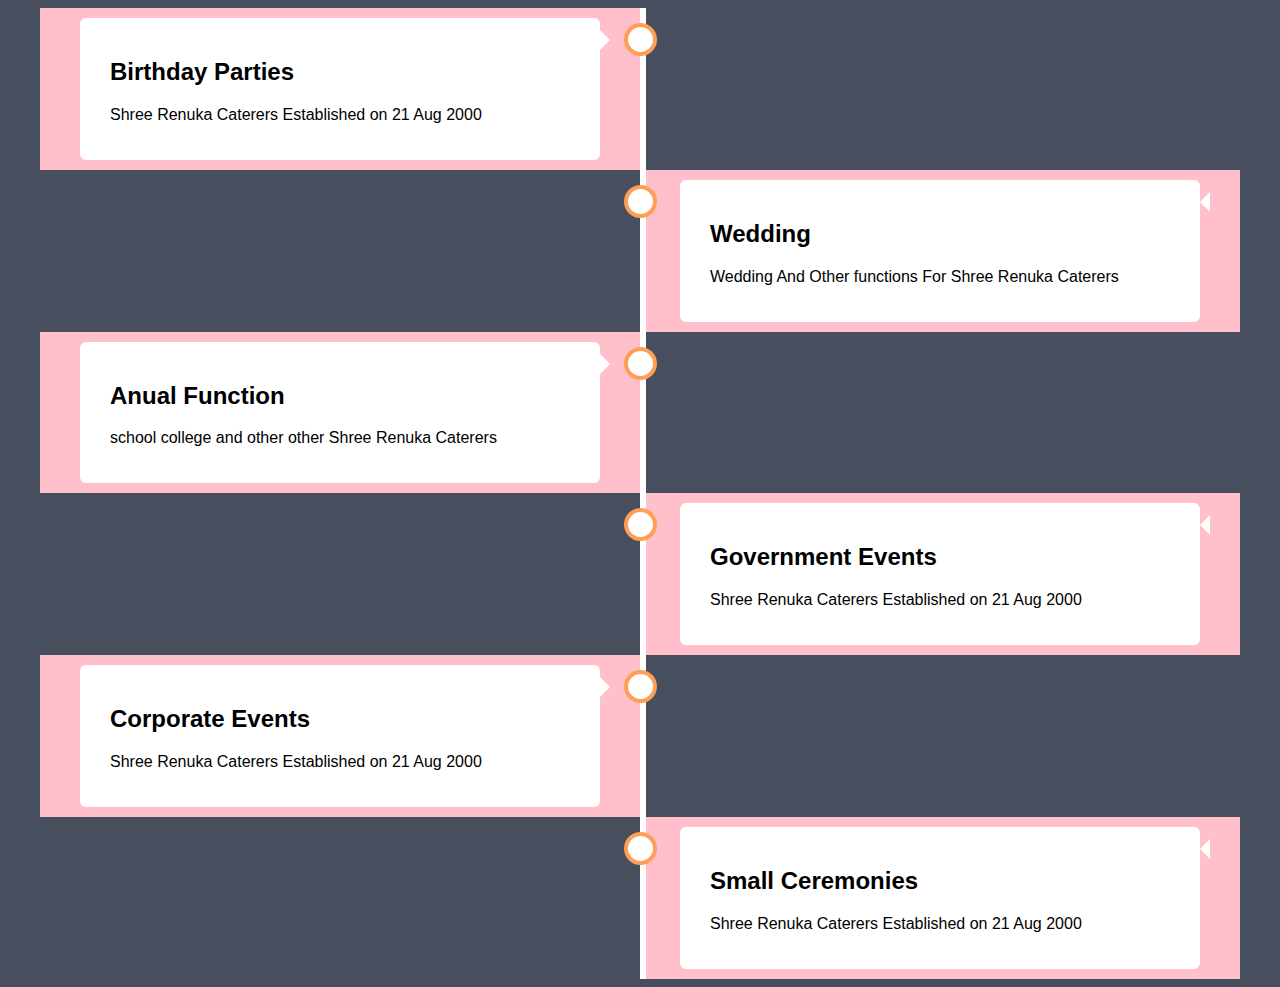
<file: abc.html>
<html>
<head>
<style>
* {
box-sizing: border-box;
}
body {
background-color: #474e5d;
font-family: Helvetica, sans-serif;
}
.timeline {
position: relative;
max-width: 1200px;
margin: 0 auto;
}
.timeline::after {
content: '';
position: absolute;
width: 6px;
background-color: white;
top: 0;
bottom: 0;
left: 50%;
margine-left: -3px;
}
.container {
padding: 10px 40px;
position: relative;
background-color: pink;
width: 50%;
}
.container::after {
content: '';
position: absolute;
width: 25px;
height: 25px;
right: -17px;
background-color: white;
border: 4px solid #FF9F55;
top: 15px;
border-radius: 50%;
z-index: 1;
}
.left {
left: 0;
}
.right {
left: 50%;
}
.left::before {
content:  "";
height: 0;
position: absolute;
top: 22px;
width: 0;
z-index: 1;
right: 30px;
border: medium solid white;
border-width: 10px 0 10px 10px;
border-color: transparent transparent transparent white;
}
.right::before {
content:  "";
height: 0;
position: absolute;
top: 22px;
width: 0;
z-index: 1;
right: 30px;
border: medium solid white;
border-width: 10px  10 10px 0;
border-color: transparent white transparent transparent ;
}
.right::after {
left: -16px;
}
.content {
padding: 20px 30px;
background-color: white;
position: relative;
border-radius: 6px;
}
@media screen and (max-width: 600px) {
.timeline::after {
left: 31px;
}
.container {
width: 100%;
padding-left: 70px;
padding-right: 25px;
}
.container::before {
left: 60px;
border: medium solid white;
border-width: 10px 10px 10px 0;
border-color: transparent white transparent transparent;
}
.left::after, .right::after {
left: 15px;
}
.right {
left: 0%;
}
}
</style>
</head>
<body>
<div class="timeline">
<div class="container left">
<div class="content">
<h2>Birthday Parties</h2>
<p> Shree Renuka Caterers Established on 21 Aug 2000 </p>
</div>
</div>
<div class="container right">
<div class="content">
<h2>Wedding</h2>
<p> Wedding And Other functions For Shree Renuka Caterers  </p>
</div>
</div>
<div class="container left">
<div class="content">
<h2>Anual Function</h2>
<p>  school college and other other Shree Renuka Caterers </p>
</div>
</div>
<div class="container right">
<div class="content">
<h2>Government Events</h2>
<p> Shree Renuka Caterers Established on 21 Aug 2000 </p>
</div>
</div><div class="container left">
<div class="content">
<h2>Corporate Events</h2>
<p> Shree Renuka Caterers Established on 21 Aug 2000 </p>
</div>
</div><div class="container right">
<div class="content">
<h2>Small Ceremonies</h2>
<p> Shree Renuka Caterers Established on 21 Aug 2000 </p>
</div>
</div>
</div>
</body>
</html>
</file>
